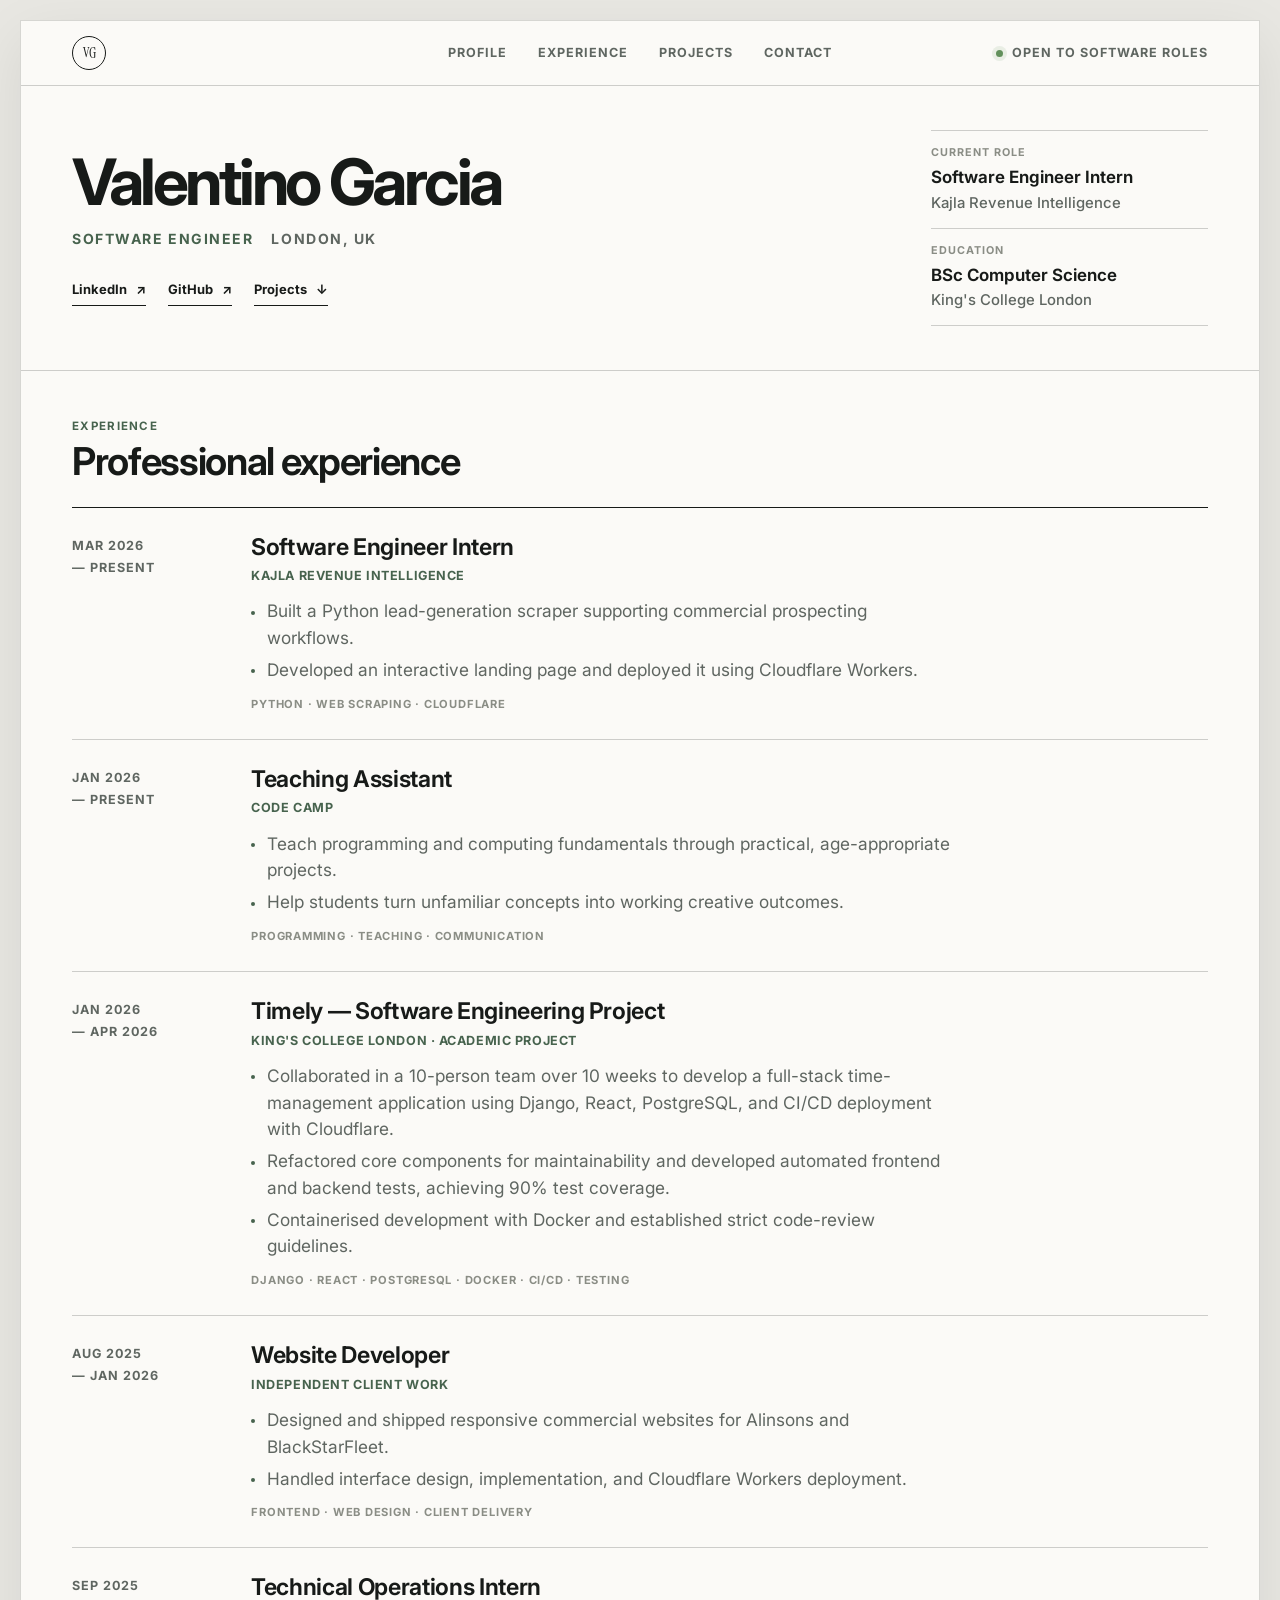
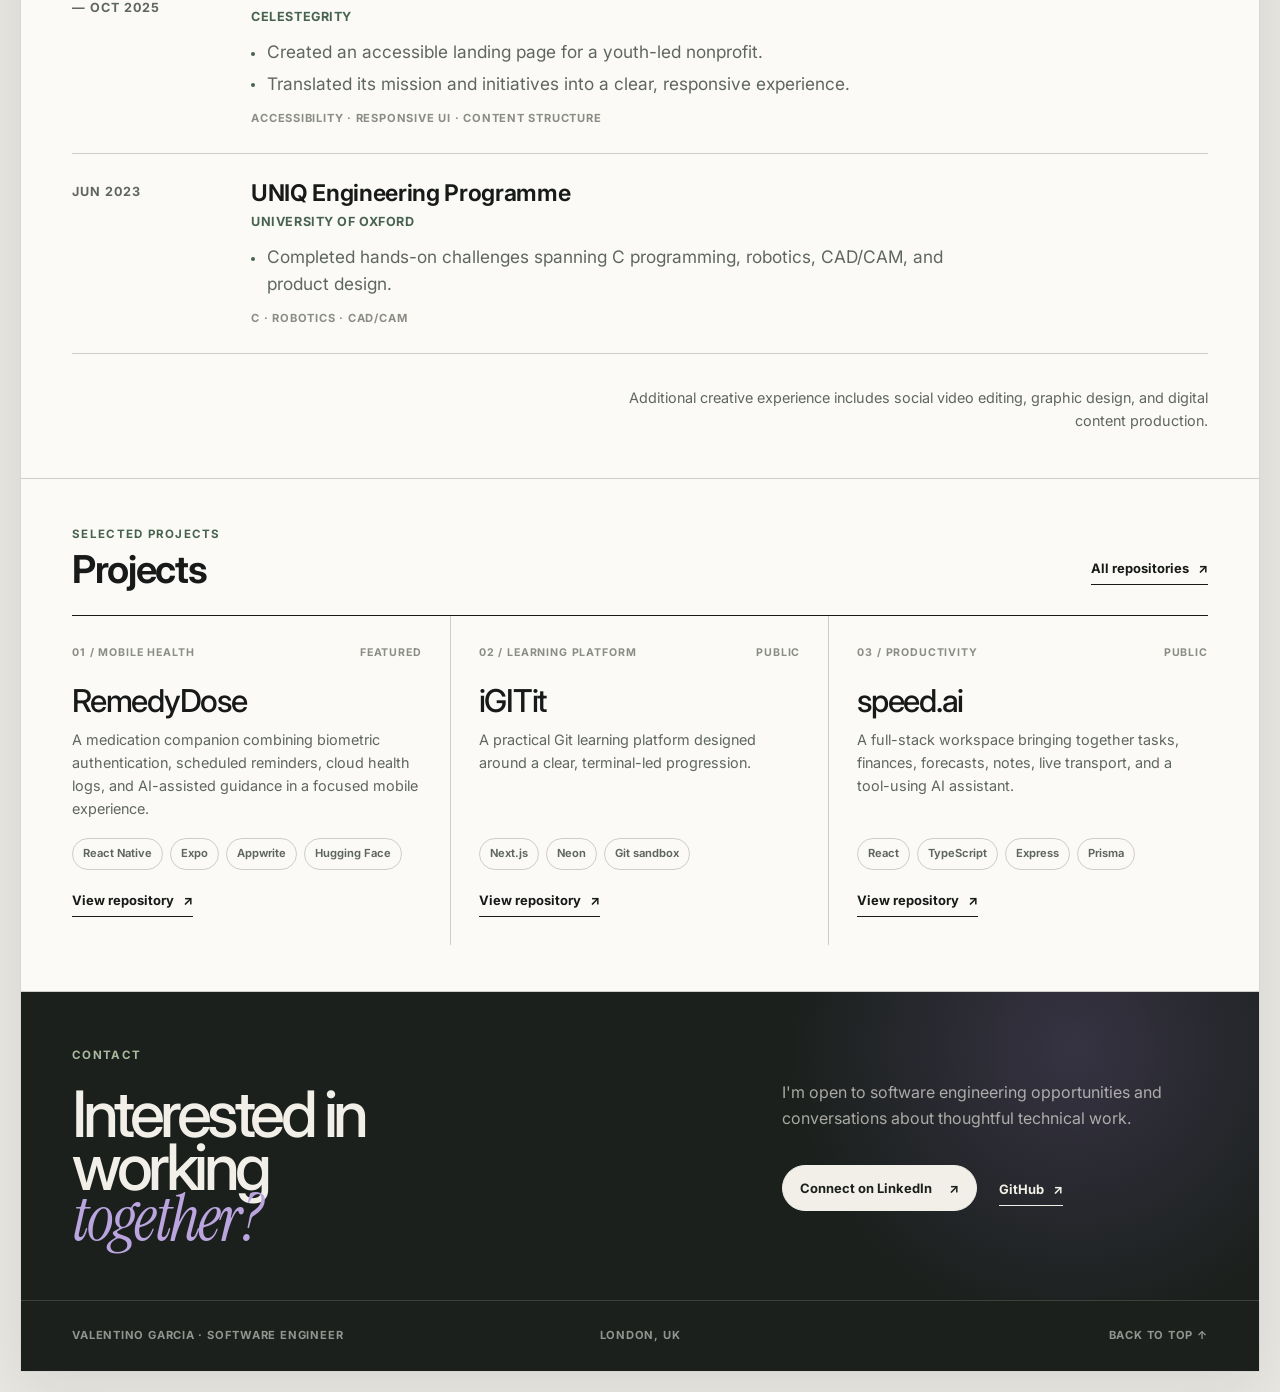
<file: index.html>
<!doctype html>
<html lang="en">
  <head>
    <meta charset="UTF-8" />
    <meta name="viewport" content="width=device-width, initial-scale=1.0" />
    <meta name="description" content="Valentino Garcia is a London-based software engineer working across full-stack products, applied AI, and connected systems." />
    <title>Valentino Garcia | Software Engineer</title>
    <link rel="icon" href="assets/favicon.svg" type="image/svg+xml" />
    <meta name="theme-color" content="#f2efe7" />
    <link rel="preconnect" href="https://fonts.googleapis.com" />
    <link rel="preconnect" href="https://fonts.gstatic.com" crossorigin />
    <link href="https://fonts.googleapis.com/css2?family=Instrument+Serif:ital@0;1&family=Inter:wght@400;500;600;700&display=swap" rel="stylesheet" />
    <link rel="stylesheet" href="styles.css" />
    <script src="script.js" defer></script>
  </head>
  <body>
    <a class="skip-link" href="#main-content">Skip to content</a>

    <div class="site-frame" id="top">
      <header class="topbar">
        <a class="wordmark" href="#top" aria-label="Valentino Garcia, home">
          <span class="wordmark-mark" aria-hidden="true">VG</span>
          <span><strong>Valentino Garcia</strong><small>Software Engineer</small></span>
        </a>
        <button class="menu-toggle" type="button" aria-expanded="false" aria-controls="site-nav">
          <span>Menu</span><i aria-hidden="true"></i>
        </button>
        <nav class="site-nav" id="site-nav" aria-label="Primary navigation">
          <a href="#profile">Profile</a>
          <a href="#experience">Experience</a>
          <a href="#projects">Projects</a>
          <a href="#contact">Contact</a>
        </nav>
        <p class="availability"><i aria-hidden="true"></i>Open to software roles</p>
      </header>

      <main id="main-content">
        <section class="masthead" id="profile" aria-labelledby="page-title">
          <div class="masthead-copy">
            <h1 id="page-title">Valentino Garcia</h1>
            <p class="masthead-role">Software Engineer <span>London, UK</span></p>
            <div class="masthead-actions" aria-label="Professional profiles">
              <a class="text-link" href="https://www.linkedin.com/in/valentino-garcia-980a54321/" target="_blank" rel="noreferrer">LinkedIn <span aria-hidden="true">↗</span></a>
              <a class="text-link" href="https://github.com/darkcom109" target="_blank" rel="noreferrer">GitHub <span aria-hidden="true">↗</span></a>
              <a class="text-link" href="#projects">Projects <span aria-hidden="true">↓</span></a>
            </div>
          </div>

          <dl class="masthead-facts" aria-label="At a glance">
            <div><dt>Current role</dt><dd>Software Engineer Intern<br /><span>Kajla Revenue Intelligence</span></dd></div>
            <div><dt>Education</dt><dd>BSc Computer Science<br /><span>King&apos;s College London</span></dd></div>
          </dl>
        </section>

        <div class="cv-layout">
          <div class="cv-main">
            <section class="resume-section" id="experience" aria-labelledby="experience-title">
              <header class="section-heading reveal">
                <div><p class="section-number">Experience</p><h2 id="experience-title">Professional experience</h2></div>
              </header>

              <div class="timeline">
                <article class="timeline-entry reveal">
                  <div class="entry-date"><time datetime="2026-03">Mar 2026</time><span>Present</span></div>
                  <div class="entry-body">
                    <header><div><h3>Software Engineer Intern</h3><p>Kajla Revenue Intelligence</p></div><span class="entry-index">01</span></header>
                    <ul><li>Built a Python lead-generation scraper supporting commercial prospecting workflows.</li><li>Developed an interactive landing page and deployed it using Cloudflare Workers.</li></ul>
                    <p class="entry-tools">Python · Web scraping · Cloudflare</p>
                  </div>
                </article>

                <article class="timeline-entry reveal">
                  <div class="entry-date"><time datetime="2026-01">Jan 2026</time><span>Present</span></div>
                  <div class="entry-body">
                    <header><div><h3>Teaching Assistant</h3><p>Code Camp</p></div><span class="entry-index">02</span></header>
                    <ul><li>Teach programming and computing fundamentals through practical, age-appropriate projects.</li><li>Help students turn unfamiliar concepts into working creative outcomes.</li></ul>
                    <p class="entry-tools">Programming · Teaching · Communication</p>
                  </div>
                </article>

                <article class="timeline-entry reveal">
                  <div class="entry-date"><time datetime="2026-01">Jan 2026</time><span>Apr 2026</span></div>
                  <div class="entry-body">
                    <header><div><h3>Timely — Software Engineering Project</h3><p>King&apos;s College London · Academic project</p></div><span class="entry-index">03</span></header>
                    <ul><li>Collaborated in a 10-person team over 10 weeks to develop a full-stack time-management application using Django, React, PostgreSQL, and CI/CD deployment with Cloudflare.</li><li>Refactored core components for maintainability and developed automated frontend and backend tests, achieving 90% test coverage.</li><li>Containerised development with Docker and established strict code-review guidelines.</li></ul>
                    <p class="entry-tools">Django · React · PostgreSQL · Docker · CI/CD · Testing</p>
                  </div>
                </article>

                <article class="timeline-entry reveal">
                  <div class="entry-date"><time datetime="2025-08">Aug 2025</time><span>Jan 2026</span></div>
                  <div class="entry-body">
                    <header><div><h3>Website Developer</h3><p>Independent client work</p></div><span class="entry-index">04</span></header>
                    <ul><li>Designed and shipped responsive commercial websites for Alinsons and BlackStarFleet.</li><li>Handled interface design, implementation, and Cloudflare Workers deployment.</li></ul>
                    <p class="entry-tools">Frontend · Web design · Client delivery</p>
                  </div>
                </article>

                <article class="timeline-entry reveal">
                  <div class="entry-date"><time datetime="2025-09">Sep 2025</time><span>Oct 2025</span></div>
                  <div class="entry-body">
                    <header><div><h3>Technical Operations Intern</h3><p>Celestegrity</p></div><span class="entry-index">05</span></header>
                    <ul><li>Created an accessible landing page for a youth-led nonprofit.</li><li>Translated its mission and initiatives into a clear, responsive experience.</li></ul>
                    <p class="entry-tools">Accessibility · Responsive UI · Content structure</p>
                  </div>
                </article>

                <article class="timeline-entry reveal">
                  <div class="entry-date"><time datetime="2023-06">Jun 2023</time></div>
                  <div class="entry-body">
                    <header><div><h3>UNIQ Engineering Programme</h3><p>University of Oxford</p></div><span class="entry-index">06</span></header>
                    <ul><li>Completed hands-on challenges spanning C programming, robotics, CAD/CAM, and product design.</li></ul>
                    <p class="entry-tools">C · Robotics · CAD/CAM</p>
                  </div>
                </article>
              </div>

              <p class="additional-note reveal">Additional creative experience includes social video editing, graphic design, and digital content production.</p>
            </section>

            <section class="resume-section projects-section" id="projects" aria-labelledby="projects-title">
              <header class="section-heading reveal">
                <div><p class="section-number">Selected projects</p><h2 id="projects-title">Projects</h2></div>
                <a class="text-link" href="https://github.com/darkcom109" target="_blank" rel="noreferrer">All repositories <span aria-hidden="true">↗</span></a>
              </header>

              <div class="project-list">
                <article class="project-entry reveal">
                  <div class="project-copy">
                    <div class="project-meta"><span>01 / Mobile health</span><span>Featured</span></div>
                    <h3>RemedyDose</h3>
                    <p>A medication companion combining biometric authentication, scheduled reminders, cloud health logs, and AI-assisted guidance in a focused mobile experience.</p>
                    <ul class="tag-list" aria-label="RemedyDose technologies"><li>React Native</li><li>Expo</li><li>Appwrite</li><li>Hugging Face</li></ul>
                    <a class="project-link" href="https://github.com/darkcom109/RemedyDose" target="_blank" rel="noreferrer">View repository <span aria-hidden="true">↗</span></a>
                  </div>
                  <div class="project-preview preview-remedy" aria-hidden="true"><div class="preview-phone"><span>Today&apos;s medication</span><i></i><i></i><i></i></div></div>
                </article>

                <article class="project-entry reveal">
                  <div class="project-copy">
                    <div class="project-meta"><span>02 / Learning platform</span><span>Public</span></div>
                    <h3>iGITit</h3>
                    <p>A practical Git learning platform designed around a clear, terminal-led progression.</p>
                    <ul class="tag-list" aria-label="iGITit technologies"><li>Next.js</li><li>Neon</li><li>Git sandbox</li></ul>
                    <a class="project-link" href="https://github.com/darkcom109/iGITit" target="_blank" rel="noreferrer">View repository <span aria-hidden="true">↗</span></a>
                  </div>
                  <div class="project-preview preview-terminal" aria-hidden="true"><div class="terminal-window"><span><i></i><i></i><i></i></span><p><b>$</b> git status<br />On branch main<br /><b>$</b> git commit <em></em></p></div></div>
                </article>

                <article class="project-entry reveal">
                  <div class="project-copy">
                    <div class="project-meta"><span>03 / Productivity</span><span>Public</span></div>
                    <h3>speed.ai</h3>
                    <p>A full-stack workspace bringing together tasks, finances, forecasts, notes, live transport, and a tool-using AI assistant.</p>
                    <ul class="tag-list" aria-label="speed.ai technologies"><li>React</li><li>TypeScript</li><li>Express</li><li>Prisma</li></ul>
                    <a class="project-link" href="https://github.com/darkcom109/speed.ai" target="_blank" rel="noreferrer">View repository <span aria-hidden="true">↗</span></a>
                  </div>
                  <div class="project-preview preview-dashboard" aria-hidden="true"><div class="dashboard-window"><span>speed<em>.ai</em></span><div><i></i><i></i><i></i><i></i><i></i></div><p>Plan my afternoon</p></div></div>
                </article>
              </div>
            </section>
          </div>
        </div>

        <section class="contact-section" id="contact" aria-labelledby="contact-title">
          <div><p class="section-number">Contact</p><h2 id="contact-title">Interested in working <em>together?</em></h2></div>
          <div class="contact-copy">
            <p>I&apos;m open to software engineering opportunities and conversations about thoughtful technical work.</p>
            <div>
              <a class="button button-light" href="https://www.linkedin.com/in/valentino-garcia-980a54321/" target="_blank" rel="noreferrer">Connect on LinkedIn <span aria-hidden="true">↗</span></a>
              <a class="text-link text-link-light" href="https://github.com/darkcom109" target="_blank" rel="noreferrer">GitHub <span aria-hidden="true">↗</span></a>
            </div>
          </div>
        </section>
      </main>

      <footer class="site-footer"><p>Valentino Garcia · Software Engineer</p><p>London, UK</p><a href="#top">Back to top ↑</a></footer>
    </div>
  </body>
</html>
</file>
<file: styles.css>
:root {
  --canvas: #d9d5ca;
  --paper: #f3f0e8;
  --paper-deep: #eae6dc;
  --ink: #181b18;
  --muted: #62665f;
  --faint: #8a8d85;
  --line: rgba(24, 27, 24, 0.2);
  --line-soft: rgba(24, 27, 24, 0.1);
  --accent: #596e58;
  --accent-light: #d9e3ce;
  --purple: #6e5d8f;
  --dark: #1b201d;
  --page: min(1600px, calc(100% - clamp(32px, 6vw, 120px)));
  --gutter: clamp(28px, 3vw, 56px);
  --section-space: clamp(48px, 4vw, 72px);
  color-scheme: light;
}

* {
  box-sizing: border-box;
}

html {
  scroll-behavior: smooth;
}

body {
  min-width: 320px;
  margin: 0;
  color: var(--ink);
  background:
    linear-gradient(rgba(24, 27, 24, 0.035) 1px, transparent 1px),
    var(--canvas);
  background-size: 100% 36px;
  font-family: Inter, Arial, sans-serif;
  font-size: 16px;
  line-height: 1.6;
}

a {
  color: inherit;
  text-decoration: none;
}

button,
a {
  -webkit-tap-highlight-color: transparent;
}

button,
input,
textarea,
select {
  font: inherit;
}

::selection {
  color: var(--paper);
  background: var(--accent);
}

:focus-visible {
  outline: 3px solid var(--purple);
  outline-offset: 4px;
}

.skip-link {
  position: fixed;
  top: 12px;
  left: 12px;
  z-index: 100;
  padding: 10px 14px;
  color: var(--paper);
  background: var(--dark);
  transform: translateY(-160%);
  transition: transform 180ms ease;
}

.skip-link:focus {
  transform: translateY(0);
}

.visually-hidden {
  position: absolute !important;
  width: 1px !important;
  height: 1px !important;
  padding: 0 !important;
  overflow: hidden !important;
  clip: rect(0, 0, 0, 0) !important;
  white-space: nowrap !important;
  border: 0 !important;
}

.site-frame {
  width: var(--page);
  margin: clamp(18px, 2vw, 36px) auto;
  overflow: clip;
  border: 1px solid rgba(24, 27, 24, 0.24);
  background: var(--paper);
  box-shadow: 0 32px 90px rgba(45, 44, 38, 0.14);
}

.topbar {
  position: sticky;
  top: 0;
  z-index: 20;
  display: grid;
  min-height: 72px;
  align-items: center;
  grid-template-columns: 1fr auto 1fr;
  gap: 32px;
  padding: 16px var(--gutter);
  border-bottom: 1px solid var(--line);
  background: color-mix(in srgb, var(--paper) 91%, transparent);
  backdrop-filter: blur(18px);
}

.wordmark {
  display: inline-flex;
  width: fit-content;
  align-items: center;
  gap: 13px;
}

.wordmark-mark {
  display: grid;
  width: 40px;
  height: 40px;
  place-items: center;
  border: 1px solid var(--ink);
  border-radius: 50%;
  font-family: "Instrument Serif", Georgia, serif;
  font-size: 1rem;
}

.wordmark > span:last-child {
  display: grid;
  gap: 1px;
}

.wordmark strong {
  font-family: "Instrument Serif", Georgia, serif;
  font-size: 1.35rem;
  font-weight: 400;
  line-height: 1;
}

.wordmark small {
  color: var(--muted);
  font-size: 0.58rem;
  font-weight: 600;
  letter-spacing: 0.09em;
  text-transform: uppercase;
}

.site-nav {
  display: flex;
  align-items: center;
  gap: clamp(22px, 2.4vw, 42px);
}

.site-nav a,
.availability,
.menu-toggle {
  font-size: 0.68rem;
  font-weight: 700;
  letter-spacing: 0.08em;
  text-transform: uppercase;
}

.site-nav a {
  position: relative;
  padding: 12px 0;
  color: var(--muted);
}

.site-nav a::after {
  position: absolute;
  right: 0;
  bottom: 7px;
  left: 0;
  height: 1px;
  content: "";
  background: var(--ink);
  transform: scaleX(0);
  transform-origin: right;
  transition: transform 200ms ease;
}

.site-nav a:hover {
  color: var(--ink);
}

.site-nav a:hover::after,
.site-nav a:focus-visible::after {
  transform: scaleX(1);
  transform-origin: left;
}

.availability {
  display: flex;
  align-items: center;
  justify-self: end;
  gap: 9px;
  margin: 0;
  color: var(--muted);
  white-space: nowrap;
}

.availability i,
.status-dot {
  width: 7px;
  height: 7px;
  border-radius: 50%;
  background: #62905b;
  box-shadow: 0 0 0 4px rgba(98, 144, 91, 0.12);
}

.menu-toggle {
  display: none;
  min-height: 44px;
  align-items: center;
  gap: 10px;
  padding: 0;
  border: 0;
  color: var(--ink);
  background: transparent;
  cursor: pointer;
}

.menu-toggle i,
.menu-toggle i::before,
.menu-toggle i::after {
  position: relative;
  display: block;
  width: 22px;
  height: 2px;
  content: "";
  background: currentColor;
  transition: transform 180ms ease, background-color 180ms ease;
}

.menu-toggle i::before,
.menu-toggle i::after {
  position: absolute;
  top: 0;
  left: 0;
}

.menu-toggle i::before {
  transform: translateY(-6px);
}

.menu-toggle i::after {
  transform: translateY(6px);
}

.masthead {
  display: grid;
  align-items: start;
  grid-template-columns: minmax(0, 1fr) minmax(280px, 0.38fr);
  gap: clamp(48px, 6vw, 96px);
  min-height: 0;
  padding: clamp(48px, 4vw, 68px) var(--gutter);
  border-bottom: 1px solid var(--line);
}

.masthead-copy {
  padding-right: clamp(12px, 2vw, 32px);
}

.document-label {
  display: flex;
  align-items: center;
  justify-content: space-between;
  gap: 24px;
  margin: 0 0 clamp(48px, 5vw, 82px);
  color: var(--muted);
  font-size: 0.65rem;
  font-weight: 700;
  letter-spacing: 0.11em;
  text-transform: uppercase;
}

.document-label::after {
  width: 100%;
  height: 1px;
  content: "";
  background: var(--line);
  order: 2;
}

.document-label span:first-child {
  order: 1;
  white-space: nowrap;
}

.document-label span:last-child {
  order: 3;
  white-space: nowrap;
}

h1,
h2,
h3,
p {
  overflow-wrap: break-word;
}

h1 {
  max-width: none;
  margin: 0;
  color: var(--ink);
  font-family: "Instrument Serif", Georgia, serif;
  font-size: clamp(3.8rem, 4.8vw, 5.8rem);
  font-weight: 400;
  line-height: 0.95;
  letter-spacing: -0.035em;
}

.masthead-role {
  display: flex;
  flex-wrap: wrap;
  gap: 8px 18px;
  margin: 18px 0 0;
  color: var(--accent);
  font-size: clamp(0.72rem, 0.75vw, 0.88rem);
  font-weight: 700;
  letter-spacing: 0.11em;
  text-transform: uppercase;
}

.masthead-role span {
  color: var(--muted);
}

.masthead-summary {
  max-width: 76ch;
  margin: 16px 0 0;
  color: var(--muted);
  font-size: clamp(0.98rem, 0.9vw, 1.1rem);
  line-height: 1.65;
}

.masthead-actions {
  display: flex;
  align-items: center;
  flex-wrap: wrap;
  gap: 26px;
  margin-top: 24px;
}

.button {
  display: inline-flex;
  min-height: 46px;
  align-items: center;
  justify-content: center;
  gap: 17px;
  padding: 0 17px;
  border: 1px solid var(--ink);
  border-radius: 999px;
  font-size: 0.72rem;
  font-weight: 700;
  transition: color 180ms ease, background 180ms ease, gap 180ms ease;
}

.button:hover,
.button:focus-visible {
  gap: 23px;
  color: var(--paper);
  background: var(--ink);
}

.button-primary {
  color: var(--paper);
  background: var(--ink);
}

.button-primary:hover,
.button-primary:focus-visible {
  color: var(--ink);
  background: transparent;
}

.text-link,
.project-link {
  display: inline-flex;
  width: fit-content;
  align-items: center;
  gap: 9px;
  padding: 8px 0 5px;
  border-bottom: 1px solid currentColor;
  font-size: 0.72rem;
  font-weight: 700;
  transition: gap 180ms ease;
}

.text-link:hover,
.text-link:focus-visible,
.project-link:hover,
.project-link:focus-visible {
  gap: 15px;
}

.masthead-actions .text-link {
  margin-left: 0;
}

.masthead-facts {
  display: grid;
  grid-template-columns: 1fr;
  margin: 0;
  border-top: 1px solid var(--ink);
}

.masthead-facts > div {
  min-width: 0;
  padding: 15px 0 16px;
  border-bottom: 1px solid var(--line);
}

.masthead-facts > div + div {
  padding-left: 0;
  border-left: 0;
}

.masthead-facts dt,
.detail-list dt {
  color: var(--faint);
  font-size: 0.6rem;
  font-weight: 700;
  letter-spacing: 0.09em;
  text-transform: uppercase;
}

.masthead-facts dd {
  margin: 4px 0 0;
  font-size: clamp(0.8rem, 0.85vw, 0.98rem);
  font-weight: 650;
  line-height: 1.45;
}

.masthead-facts dd span {
  color: var(--muted);
  font-size: 0.88em;
  font-weight: 500;
}

.cv-layout {
  display: grid;
  grid-template-columns: minmax(270px, 0.27fr) minmax(0, 1fr);
  border-bottom: 1px solid var(--line);
}

.cv-sidebar {
  min-width: 0;
  border-right: 1px solid var(--line);
  background: var(--paper-deep);
}

.sidebar-inner {
  position: sticky;
  top: 72px;
  padding: var(--section-space) clamp(28px, 3.5vw, 72px);
}

.sidebar-section + .sidebar-section {
  margin-top: clamp(48px, 5vw, 78px);
  padding-top: clamp(30px, 3vw, 46px);
  border-top: 1px solid var(--line);
}

.section-number {
  margin: 0 0 24px;
  color: var(--accent);
  font-size: 0.64rem;
  font-weight: 700;
  letter-spacing: 0.11em;
  text-transform: uppercase;
}

.sidebar-section h2 {
  margin: 0 0 24px;
  font-family: "Instrument Serif", Georgia, serif;
  font-size: clamp(2rem, 2.5vw, 3.2rem);
  font-weight: 400;
  line-height: 0.98;
  letter-spacing: -0.025em;
}

.sidebar-section > p:last-child,
.skill-group p {
  margin: 0;
  color: var(--muted);
  font-size: clamp(0.85rem, 0.8vw, 0.98rem);
}

.detail-list {
  display: grid;
  gap: 0;
  margin: 0;
}

.detail-list > div {
  display: grid;
  grid-template-columns: minmax(86px, 0.7fr) 1fr;
  gap: 18px;
  padding: 13px 0;
  border-bottom: 1px solid var(--line-soft);
}

.detail-list > div:first-child {
  border-top: 1px solid var(--line-soft);
}

.detail-list dd {
  display: flex;
  align-items: center;
  gap: 9px;
  margin: 0;
  font-size: 0.8rem;
  font-weight: 600;
}

.sidebar-meta {
  margin: -14px 0 18px !important;
  color: var(--accent) !important;
  font-size: 0.68rem !important;
  font-weight: 700;
  letter-spacing: 0.07em;
  text-transform: uppercase;
}

.skill-group + .skill-group {
  margin-top: 25px;
}

.skill-group h3 {
  margin: 0 0 5px;
  font-size: 0.7rem;
  letter-spacing: 0.06em;
  text-transform: uppercase;
}

.cv-main {
  min-width: 0;
}

.resume-section {
  padding: var(--section-space) var(--gutter);
  scroll-margin-top: 104px;
}

.resume-section + .resume-section {
  border-top: 1px solid var(--line);
}

.section-heading {
  display: grid;
  align-items: end;
  grid-template-columns: 1fr auto;
  gap: 48px;
  margin-bottom: 30px;
}

.section-heading .section-number {
  margin-bottom: 8px;
}

.section-heading h2 {
  max-width: none;
  margin: 0;
  font-family: Inter, Arial, sans-serif;
  font-size: clamp(1.8rem, 2.3vw, 2.7rem);
  font-weight: 650;
  line-height: 1.1;
  letter-spacing: -0.035em;
}

.section-heading > p {
  max-width: 34ch;
  margin: 0 0 6px;
  color: var(--muted);
  font-size: 0.9rem;
}

.section-heading > .text-link {
  justify-self: end;
  margin-bottom: 6px;
}

.timeline {
  border-top: 1px solid var(--ink);
}

.timeline-entry {
  display: grid;
  grid-template-columns: minmax(110px, 0.2fr) minmax(0, 1fr);
  gap: clamp(30px, 4vw, 72px);
  padding: clamp(24px, 2.4vw, 36px) 0;
  border-bottom: 1px solid var(--line);
}

.entry-date {
  display: grid;
  align-content: start;
  gap: 2px;
  padding-top: 7px;
  color: var(--muted);
  font-size: 0.64rem;
  font-weight: 700;
  letter-spacing: 0.08em;
  text-transform: uppercase;
}

.entry-date span::before {
  content: "— ";
}

.entry-body header {
  display: flex;
  align-items: start;
  justify-content: space-between;
  gap: 30px;
}

.entry-body h3 {
  margin: 0;
  font-family: Inter, Arial, sans-serif;
  font-size: clamp(1.15rem, 1.35vw, 1.45rem);
  font-weight: 650;
  line-height: 1.25;
  letter-spacing: -0.02em;
}

.entry-body header p {
  margin: 9px 0 0;
  color: var(--accent);
  font-size: 0.74rem;
  font-weight: 700;
  letter-spacing: 0.045em;
  text-transform: uppercase;
}

.entry-index {
  display: grid;
  width: 34px;
  height: 34px;
  flex: 0 0 34px;
  place-items: center;
  border: 1px solid var(--line);
  border-radius: 50%;
  color: var(--faint);
  font-size: 0.58rem;
  font-weight: 700;
}

.entry-body ul {
  display: grid;
  gap: 8px;
  max-width: 70ch;
  margin: 16px 0 0;
  padding: 0;
  color: var(--muted);
  list-style: none;
}

.entry-body li {
  position: relative;
  padding-left: 19px;
  font-size: clamp(0.88rem, 0.85vw, 1rem);
}

.entry-body li::before {
  position: absolute;
  top: 0.72em;
  left: 0;
  width: 6px;
  height: 6px;
  border-radius: 50%;
  content: "";
  background: var(--accent);
}

.entry-tools {
  margin: 15px 0 0;
  color: var(--faint);
  font-size: 0.62rem;
  font-weight: 700;
  letter-spacing: 0.07em;
  text-transform: uppercase;
}

.additional-note {
  max-width: 66ch;
  margin: 32px 0 0 auto;
  color: var(--muted);
  font-family: "Instrument Serif", Georgia, serif;
  font-size: 1.25rem;
  font-style: italic;
  text-align: right;
}

.project-list {
  border-top: 1px solid var(--ink);
}

.project-entry {
  display: grid;
  min-height: 320px;
  grid-template-columns: minmax(0, 1fr) minmax(280px, 0.55fr);
  border-bottom: 1px solid var(--line);
}

.project-copy {
  display: flex;
  min-width: 0;
  flex-direction: column;
  align-items: flex-start;
  padding: clamp(34px, 4vw, 66px) clamp(34px, 4vw, 72px) clamp(34px, 4vw, 66px) 0;
}

.project-meta {
  display: flex;
  width: 100%;
  justify-content: space-between;
  gap: 24px;
  color: var(--faint);
  font-size: 0.59rem;
  font-weight: 700;
  letter-spacing: 0.08em;
  text-transform: uppercase;
}

.project-copy h3 {
  margin: 28px 0 14px;
  font-size: clamp(2.2rem, 3vw, 3.6rem);
  font-weight: 500;
  line-height: 0.83;
  letter-spacing: -0.065em;
}

.project-copy > p:not(.project-link) {
  max-width: 57ch;
  margin: 0;
  color: var(--muted);
  font-size: clamp(0.88rem, 0.85vw, 1rem);
}

.tag-list {
  display: flex;
  flex-wrap: wrap;
  gap: 7px;
  margin: 26px 0 30px;
  padding: 0;
  list-style: none;
}

.tag-list li {
  padding: 6px 10px;
  border: 1px solid var(--line);
  border-radius: 999px;
  color: var(--muted);
  font-size: 0.62rem;
  font-weight: 650;
}

.project-link {
  margin-top: auto;
}

.project-private {
  color: var(--faint);
  border-bottom-style: dotted;
}

.project-preview {
  position: relative;
  display: grid;
  min-width: 0;
  min-height: 100%;
  place-items: center;
  overflow: hidden;
  border-left: 1px solid var(--line);
}

.preview-remedy {
  background:
    radial-gradient(circle at 30% 25%, rgba(96, 160, 171, 0.45), transparent 28%),
    radial-gradient(circle at 80% 70%, rgba(112, 91, 152, 0.52), transparent 32%),
    #202b30;
}

.preview-remedy::before,
.preview-remedy::after {
  position: absolute;
  width: 72%;
  aspect-ratio: 1;
  border: 1px solid rgba(255, 255, 255, 0.22);
  border-radius: 50%;
  content: "";
}

.preview-remedy::after {
  width: 48%;
  border-color: rgba(204, 179, 246, 0.48);
}

.preview-phone {
  position: relative;
  z-index: 1;
  display: grid;
  width: clamp(130px, 12vw, 190px);
  aspect-ratio: 0.57;
  align-content: start;
  gap: 14px;
  padding: 28px 16px 16px;
  border: 1px solid rgba(24, 27, 24, 0.2);
  border-radius: 25px;
  color: var(--ink);
  background: #edf1ec;
  box-shadow: 0 25px 60px rgba(0, 0, 0, 0.35);
  transform: rotate(-3deg);
}

.preview-phone span {
  font-family: "Instrument Serif", Georgia, serif;
  font-size: 1.2rem;
  line-height: 1;
}

.preview-phone i {
  display: block;
  height: 42px;
  border-radius: 9px;
  background: linear-gradient(135deg, #263b4e, #4f7184);
}

.preview-phone i:nth-of-type(2) {
  height: 5px;
  background: linear-gradient(90deg, #69c9d4 66%, #d7ddd9 66%);
}

.preview-phone i:nth-of-type(3) {
  height: 64px;
  background: linear-gradient(135deg, #d4eef0, #e0d9f5);
}

.preview-terminal {
  background:
    linear-gradient(rgba(24, 27, 24, 0.07) 1px, transparent 1px),
    linear-gradient(90deg, rgba(24, 27, 24, 0.07) 1px, transparent 1px),
    #c9c2dd;
  background-size: 28px 28px;
}

.terminal-window {
  width: 78%;
  max-width: 330px;
  border: 1px solid #111510;
  background: #171a1f;
  box-shadow: 12px 12px 0 rgba(24, 27, 24, 0.14);
}

.terminal-window > span {
  display: flex;
  gap: 5px;
  padding: 11px 13px;
  border-bottom: 1px solid rgba(255, 255, 255, 0.12);
}

.terminal-window > span i {
  width: 6px;
  height: 6px;
  border-radius: 50%;
  background: #cb7e9b;
}

.terminal-window > span i:nth-child(2) { background: #d5b962; }
.terminal-window > span i:nth-child(3) { background: #759867; }

.terminal-window p {
  margin: 0;
  padding: 24px 18px;
  color: rgba(255, 255, 255, 0.64);
  font-family: Consolas, monospace;
  font-size: 0.7rem;
  line-height: 1.9;
}

.terminal-window b {
  color: #99ca83;
}

.terminal-window em {
  display: inline-block;
  width: 6px;
  height: 0.85em;
  margin-left: 3px;
  background: #f3f0e8;
}

.preview-dashboard {
  background:
    radial-gradient(circle at 70% 20%, rgba(115, 91, 165, 0.34), transparent 34%),
    #1b1d25;
}

.dashboard-window {
  width: 78%;
  max-width: 330px;
  padding: 22px;
  border: 1px solid rgba(255, 255, 255, 0.17);
  border-radius: 10px;
  color: #fff;
  background: rgba(33, 35, 47, 0.94);
  box-shadow: 0 24px 55px rgba(0, 0, 0, 0.34);
}

.dashboard-window > span {
  font-size: 0.85rem;
  font-weight: 700;
}

.dashboard-window > span em {
  color: #ab8eed;
  font-style: normal;
}

.dashboard-window > div {
  display: flex;
  height: 90px;
  align-items: end;
  gap: 8px;
  margin: 24px 0 18px;
  padding: 14px;
  border-radius: 7px;
  background: rgba(255, 255, 255, 0.04);
}

.dashboard-window > div i {
  width: 100%;
  height: 35%;
  border-radius: 2px 2px 0 0;
  background: linear-gradient(#ac8def, #67bec9);
}

.dashboard-window > div i:nth-child(2) { height: 58%; }
.dashboard-window > div i:nth-child(3) { height: 43%; }
.dashboard-window > div i:nth-child(4) { height: 78%; }
.dashboard-window > div i:nth-child(5) { height: 66%; }

.dashboard-window p {
  margin: 0;
  padding: 10px 12px;
  border: 1px solid rgba(172, 141, 239, 0.3);
  border-radius: 6px;
  color: rgba(255, 255, 255, 0.68);
  font-size: 0.62rem;
}

.contact-section {
  display: grid;
  min-height: 360px;
  align-items: center;
  grid-template-columns: minmax(0, 1.2fr) minmax(300px, 0.52fr);
  gap: clamp(60px, 8vw, 150px);
  padding: var(--section-space) var(--gutter);
  color: #f1efe7;
  background:
    radial-gradient(circle at 85% 18%, rgba(116, 94, 154, 0.3), transparent 26%),
    var(--dark);
  scroll-margin-top: 92px;
}

.contact-section .section-number {
  color: #aaba9e;
}

.contact-section h2 {
  max-width: 10ch;
  margin: 0;
  font-size: clamp(3rem, 4.5vw, 5.5rem);
  font-weight: 500;
  line-height: 0.82;
  letter-spacing: -0.07em;
}

.contact-section h2 em {
  display: block;
  color: #baa5df;
  font-family: "Instrument Serif", Georgia, serif;
  font-weight: 400;
  letter-spacing: -0.03em;
}

.contact-copy > p {
  max-width: 38ch;
  margin: 0;
  color: rgba(241, 239, 231, 0.66);
}

.contact-copy > div {
  display: flex;
  align-items: center;
  flex-wrap: wrap;
  gap: 22px;
  margin-top: 34px;
}

.button-light {
  color: var(--dark);
  border-color: #f1efe7;
  background: #f1efe7;
}

.button-light:hover,
.button-light:focus-visible {
  color: #f1efe7;
  background: transparent;
}

.text-link-light {
  color: #f1efe7;
}

.site-footer {
  display: grid;
  grid-template-columns: 1fr auto 1fr;
  gap: 24px;
  padding: 26px var(--gutter);
  border-top: 1px solid rgba(255, 255, 255, 0.14);
  color: rgba(241, 239, 231, 0.56);
  background: var(--dark);
  font-size: 0.62rem;
  font-weight: 700;
  letter-spacing: 0.07em;
  text-transform: uppercase;
}

.site-footer p {
  margin: 0;
}

.site-footer p:nth-child(2) {
  justify-self: center;
}

.site-footer a {
  justify-self: end;
}

.reveal {
  opacity: 1;
  transform: none;
}

.js .reveal,
.js .reveal.is-visible {
  opacity: 1;
  transform: none;
}

@media (max-width: 1200px) {
  :root {
    --page: calc(100% - 28px);
  }

  .masthead {
    grid-template-columns: minmax(0, 1fr) minmax(280px, 0.36fr);
  }

  h1 {
    font-size: clamp(3.8rem, 6vw, 5rem);
  }

  .cv-layout {
    grid-template-columns: minmax(270px, 0.34fr) minmax(0, 1fr);
  }

  .section-heading {
    grid-template-columns: 1fr;
    gap: 24px;
  }

  .section-heading > p,
  .section-heading > .text-link {
    justify-self: start;
  }
}

@media (max-width: 900px) {
  :root {
    --page: calc(100% - 20px);
    --gutter: clamp(22px, 5vw, 42px);
  }

  .site-frame {
    margin: 10px auto;
  }

  .topbar {
    min-height: 82px;
    grid-template-columns: 1fr auto;
  }

  .site-nav {
    display: none;
  }

  .availability {
    grid-column: 2;
    grid-row: 1;
  }

  .masthead {
    grid-template-columns: 1fr;
    gap: 34px;
    min-height: 0;
    padding-top: 44px;
  }

  .masthead-copy {
    min-height: 0;
    padding: 0;
  }

  h1 {
    max-width: none;
    font-size: clamp(3.5rem, 9vw, 4.8rem);
  }

  .masthead-role {
    max-width: none;
  }

  .masthead-facts {
    grid-template-columns: repeat(3, minmax(0, 1fr));
    border-bottom: 1px solid var(--line);
  }

  .masthead-facts > div,
  .masthead-facts > div + div {
    padding: 20px 22px;
    border-right: 1px solid var(--line);
    border-bottom: 0;
  }

  .masthead-facts > div:first-child {
    padding-left: 0;
  }

  .masthead-facts > div:last-child {
    padding-right: 0;
    border-right: 0;
  }

  .cv-layout {
    grid-template-columns: 1fr;
  }

  .cv-main {
    order: 1;
  }

  .cv-sidebar {
    order: 2;
    border-right: 0;
    border-top: 1px solid var(--line);
    border-bottom: 1px solid var(--line);
  }

  .sidebar-inner {
    position: static;
    display: grid;
    grid-template-columns: repeat(2, minmax(0, 1fr));
    gap: 0 clamp(48px, 8vw, 84px);
  }

  .sidebar-section + .sidebar-section {
    margin-top: 0;
  }

  .sidebar-section:nth-child(n + 3) {
    margin-top: 54px;
    padding-top: 36px;
    border-top: 1px solid var(--line);
  }

  .project-entry {
    grid-template-columns: minmax(0, 1fr) minmax(260px, 0.55fr);
  }

  .contact-section {
    grid-template-columns: 1fr;
  }
}

@media (max-width: 700px) {
  :root {
    --page: 100%;
    --gutter: 20px;
    --section-space: 68px;
  }

  body {
    background: var(--paper);
  }

  .site-frame {
    width: 100%;
    margin: 0;
    border: 0;
    box-shadow: none;
  }

  .topbar {
    grid-template-columns: 1fr auto;
    gap: 16px;
    min-height: 76px;
  }

  .wordmark-mark {
    width: 36px;
    height: 36px;
  }

  .wordmark strong {
    font-size: 1.15rem;
  }

  .wordmark small,
  .availability {
    display: none;
  }

  .menu-toggle {
    display: inline-flex;
    justify-self: end;
  }

  .site-nav {
    position: absolute;
    top: 100%;
    right: 0;
    left: 0;
    display: grid;
    gap: 0;
    padding: 10px var(--gutter) 20px;
    border-bottom: 1px solid var(--line);
    background: var(--paper);
    box-shadow: 0 18px 30px rgba(24, 27, 24, 0.1);
    visibility: hidden;
    opacity: 0;
    transform: translateY(-8px);
    transition: opacity 180ms ease, transform 180ms ease, visibility 180ms;
  }

  .site-nav.is-open {
    visibility: visible;
    opacity: 1;
    transform: none;
  }

  .site-nav a {
    min-height: 48px;
    padding: 15px 0;
    border-bottom: 1px solid var(--line-soft);
  }

  .site-nav a::after {
    display: none;
  }

  .menu-toggle[aria-expanded="true"] i {
    background: transparent;
  }

  .menu-toggle[aria-expanded="true"] i::before {
    transform: rotate(45deg);
  }

  .menu-toggle[aria-expanded="true"] i::after {
    transform: rotate(-45deg);
  }

  .masthead {
    gap: 28px;
    padding-top: 36px;
    padding-bottom: 36px;
  }

  .document-label {
    margin-bottom: 42px;
  }

  h1 {
    font-size: clamp(3.3rem, 14vw, 4.5rem);
  }

  .masthead-role {
    margin-top: 28px;
    font-size: 0.72rem;
  }

  .masthead-summary {
    font-size: 0.9rem;
  }

  .masthead-actions .text-link {
    margin-left: 0;
  }

  .masthead-facts {
    grid-template-columns: 1fr;
  }

  .masthead-facts > div,
  .masthead-facts > div + div {
    padding: 17px 0;
    border-left: 0;
    border-bottom: 1px solid var(--line-soft);
  }

  .masthead-facts > div:last-child {
    border-bottom: 0;
  }

  .sidebar-inner {
    display: block;
  }

  .sidebar-section + .sidebar-section,
  .sidebar-section:nth-child(n + 3) {
    margin-top: 48px;
    padding-top: 32px;
    border-top: 1px solid var(--line);
  }

  .resume-section {
    padding-right: var(--gutter);
    padding-left: var(--gutter);
  }

  .section-heading h2 {
    font-size: clamp(1.75rem, 8vw, 2.25rem);
  }

  .timeline-entry {
    grid-template-columns: 1fr;
    gap: 20px;
  }

  .entry-date {
    display: flex;
    gap: 4px;
  }

  .entry-date span::before {
    content: "— ";
  }

  .entry-body h3 {
    font-size: 1.25rem;
  }

  .project-entry {
    grid-template-columns: 1fr;
  }

  .project-copy {
    padding-right: 0;
  }

  .project-preview {
    min-height: 340px;
    border-top: 1px solid var(--line);
    border-left: 0;
  }

  .contact-section {
    min-height: 420px;
    gap: 50px;
  }

  .contact-section h2 {
    font-size: clamp(3.6rem, 17vw, 5.2rem);
  }

  .site-footer {
    grid-template-columns: 1fr auto;
  }

  .site-footer p:nth-child(2) {
    display: none;
  }
}

@media (max-width: 420px) {
  h1 {
    font-size: 14vw;
  }

  .document-label span:last-child {
    display: none;
  }

  .masthead-actions {
    align-items: stretch;
  }

  .masthead-actions .button {
    flex: 1 1 auto;
  }

  .project-meta span:last-child {
    display: none;
  }
}

@media (prefers-reduced-motion: reduce) {
  *,
  *::before,
  *::after {
    scroll-behavior: auto !important;
    animation-duration: 0.01ms !important;
    animation-iteration-count: 1 !important;
    transition-duration: 0.01ms !important;
  }
}

@media print {
  :root {
    --page: 100%;
    --gutter: 18mm;
    --section-space: 14mm;
  }

  body,
  .site-frame {
    background: #fff;
  }

  .site-frame {
    margin: 0;
    border: 0;
    box-shadow: none;
  }

  .topbar,
  .masthead-actions,
  .project-preview,
  .contact-section,
  .site-footer {
    display: none !important;
  }

  .masthead,
  .cv-layout,
  .project-entry {
    display: block;
  }

  .masthead-copy {
    min-height: 0;
  }

  .cv-sidebar {
    border-right: 0;
  }

  .sidebar-inner {
    position: static;
  }

  .timeline-entry,
  .project-entry,
  .sidebar-section {
    break-inside: avoid;
  }
}

/* Recruiter-first resume layout */
@media screen {
  html {
    font-size: 18px;
  }

  :root {
    --page: min(1240px, calc(100% - 40px));
    --gutter: clamp(28px, 4vw, 56px);
    --paper: #fbfaf7;
    --paper-deep: #f2f2ed;
    --canvas: #e8e7e2;
    --ink: #171a18;
    --muted: #5f6661;
    --accent: #47634e;
  }

  body {
    background: var(--canvas);
    background-image: none;
    font-size: 16px;
  }

  .site-frame {
    margin: 20px auto;
    overflow: clip;
    border-color: rgba(23, 26, 24, 0.16);
    box-shadow: 0 18px 55px rgba(25, 28, 25, 0.08);
  }

  .topbar {
    position: static;
    min-height: 64px;
    grid-template-columns: 1fr auto 1fr;
    padding: 10px var(--gutter);
    background: var(--paper);
    backdrop-filter: none;
  }

  .wordmark-mark {
    width: 34px;
    height: 34px;
    font-size: 0.8rem;
  }

  .wordmark > span:last-child {
    display: none;
  }

  .site-nav a,
  .availability {
    font-size: 0.7rem;
  }

  .masthead {
    align-items: center;
    grid-template-columns: minmax(0, 1fr) minmax(260px, 0.36fr);
    gap: clamp(44px, 7vw, 90px);
    padding: 44px var(--gutter);
  }

  .masthead-copy {
    padding: 0;
  }

  h1 {
    font-family: Inter, Arial, sans-serif;
    font-size: clamp(2.8rem, 5vw, 4.35rem);
    font-weight: 700;
    line-height: 1;
    letter-spacing: -0.055em;
  }

  .masthead-role {
    margin-top: 14px;
    font-size: 0.78rem;
  }

  .masthead-actions {
    gap: 22px;
    margin-top: 20px;
  }

  .masthead-facts {
    border-top-color: var(--line);
  }

  .masthead-facts > div {
    padding: 13px 0;
  }

  .masthead-facts dd {
    font-size: 0.94rem;
  }

  .cv-layout {
    display: flex;
    flex-direction: column;
  }

  .cv-sidebar {
    order: 0;
    border-right: 0;
    border-bottom: 1px solid var(--line);
    background: var(--paper-deep);
  }

  .sidebar-inner {
    position: static;
    padding: 26px var(--gutter) 30px;
  }

  .sidebar-section {
    display: grid;
    grid-template-columns: repeat(4, minmax(0, 1fr));
    gap: 16px 34px;
  }

  .sidebar-section + .sidebar-section {
    margin: 0;
    padding: 0;
    border: 0;
  }

  .sidebar-section .section-number {
    grid-column: 1 / -1;
    margin-bottom: 0;
  }

  .skill-group + .skill-group {
    margin-top: 0;
  }

  .skill-group h3 {
    margin-bottom: 6px;
  }

  .skill-group p {
    font-size: 0.78rem;
    line-height: 1.55;
  }

  .cv-main {
    order: 1;
  }

  .resume-section {
    padding: 46px var(--gutter);
    scroll-margin-top: 20px;
  }

  .section-heading {
    display: flex;
    align-items: end;
    justify-content: space-between;
    gap: 30px;
    margin-bottom: 24px;
  }

  .section-heading .section-number {
    margin-bottom: 5px;
  }

  .section-heading h2 {
    font-size: clamp(2rem, 3vw, 2.65rem);
    letter-spacing: -0.035em;
  }

  .timeline-entry {
    grid-template-columns: 145px minmax(0, 1fr);
    gap: 34px;
    padding: 25px 0;
  }

  .entry-date {
    padding-top: 3px;
    font-size: 0.7rem;
  }

  .entry-body h3 {
    font-size: 1.28rem;
    letter-spacing: -0.015em;
  }

  .entry-body header p {
    margin-top: 5px;
    font-size: 0.7rem;
  }

  .entry-index {
    display: none;
  }

  .entry-body ul {
    gap: 5px;
    margin-top: 12px;
  }

  .entry-body li {
    padding-left: 16px;
    font-size: 0.96rem;
    line-height: 1.55;
  }

  .entry-body li::before {
    width: 4px;
    height: 4px;
  }

  .entry-tools {
    margin-top: 12px;
    font-size: 0.62rem;
  }

  .additional-note {
    font-family: Inter, Arial, sans-serif;
    font-size: 0.8rem;
    font-style: normal;
  }

  .project-list {
    display: grid;
    grid-template-columns: repeat(3, minmax(0, 1fr));
    gap: 0;
  }

  .project-entry {
    display: block;
    min-height: 0;
    border-right: 1px solid var(--line);
    border-bottom: 0;
  }

  .project-entry:last-child {
    border-right: 0;
  }

  .project-copy {
    height: 100%;
    padding: 28px;
  }

  .project-entry:first-child .project-copy {
    padding-left: 0;
  }

  .project-entry:last-child .project-copy {
    padding-right: 0;
  }

  .project-copy h3 {
    margin: 24px 0 12px;
    font-size: 1.75rem;
    line-height: 1;
    letter-spacing: -0.04em;
  }

  .project-copy > p:not(.project-link) {
    flex: 1 1 auto;
    font-size: 0.8rem;
    line-height: 1.6;
  }

  .tag-list {
    margin: 18px 0 12px;
  }

  .project-link {
    margin-top: 0;
  }

  .project-preview {
    display: none;
  }

  .contact-section {
    min-height: 0;
    grid-template-columns: 1fr 0.7fr;
    padding: 54px var(--gutter);
  }

  .contact-section h2 {
    font-size: clamp(2.5rem, 5vw, 4rem);
  }
}

@media screen and (max-width: 800px) {
  :root {
    --page: calc(100% - 20px);
  }

  .site-frame {
    margin: 10px auto;
  }

  .topbar {
    grid-template-columns: 1fr auto;
  }

  .availability {
    display: flex;
  }

  .masthead {
    grid-template-columns: 1fr;
    gap: 26px;
    padding-top: 36px;
    padding-bottom: 36px;
  }

  .masthead-facts {
    grid-template-columns: repeat(2, minmax(0, 1fr));
    border-bottom: 1px solid var(--line);
  }

  .masthead-facts > div,
  .masthead-facts > div + div {
    padding: 14px 18px;
    border-right: 1px solid var(--line);
    border-bottom: 0;
  }

  .masthead-facts > div:first-child {
    padding-left: 0;
  }

  .masthead-facts > div:last-child {
    padding-right: 0;
    border-right: 0;
  }

  .sidebar-section {
    grid-template-columns: repeat(2, minmax(0, 1fr));
  }

  .project-list {
    grid-template-columns: 1fr;
  }

  .project-entry,
  .project-entry:last-child {
    border-right: 0;
    border-bottom: 1px solid var(--line);
  }

  .project-copy,
  .project-entry:first-child .project-copy,
  .project-entry:last-child .project-copy {
    padding: 28px 0;
  }
}

@media screen and (max-width: 700px) {
  :root {
    --page: 100%;
    --gutter: 20px;
  }

  .site-frame {
    margin: 0;
  }

  .topbar {
    position: sticky;
  }

  .availability {
    display: none;
  }

  .masthead {
    padding-top: 30px;
    padding-bottom: 30px;
  }

  h1 {
    font-size: clamp(2.65rem, 12vw, 3.7rem);
  }

  .masthead-facts {
    grid-template-columns: 1fr;
  }

  .masthead-facts > div,
  .masthead-facts > div + div {
    padding: 12px 0;
    border-right: 0;
    border-bottom: 1px solid var(--line-soft);
  }

  .sidebar-section {
    grid-template-columns: 1fr 1fr;
    gap: 22px 20px;
  }

  .resume-section {
    padding-top: 36px;
    padding-bottom: 36px;
  }

  .timeline-entry {
    grid-template-columns: 1fr;
    gap: 10px;
  }

  .entry-date {
    display: flex;
  }

  .contact-section {
    grid-template-columns: 1fr;
    gap: 32px;
  }
}

@media screen and (max-width: 420px) {
  h1 {
    font-size: 11vw;
  }
}
</file>
